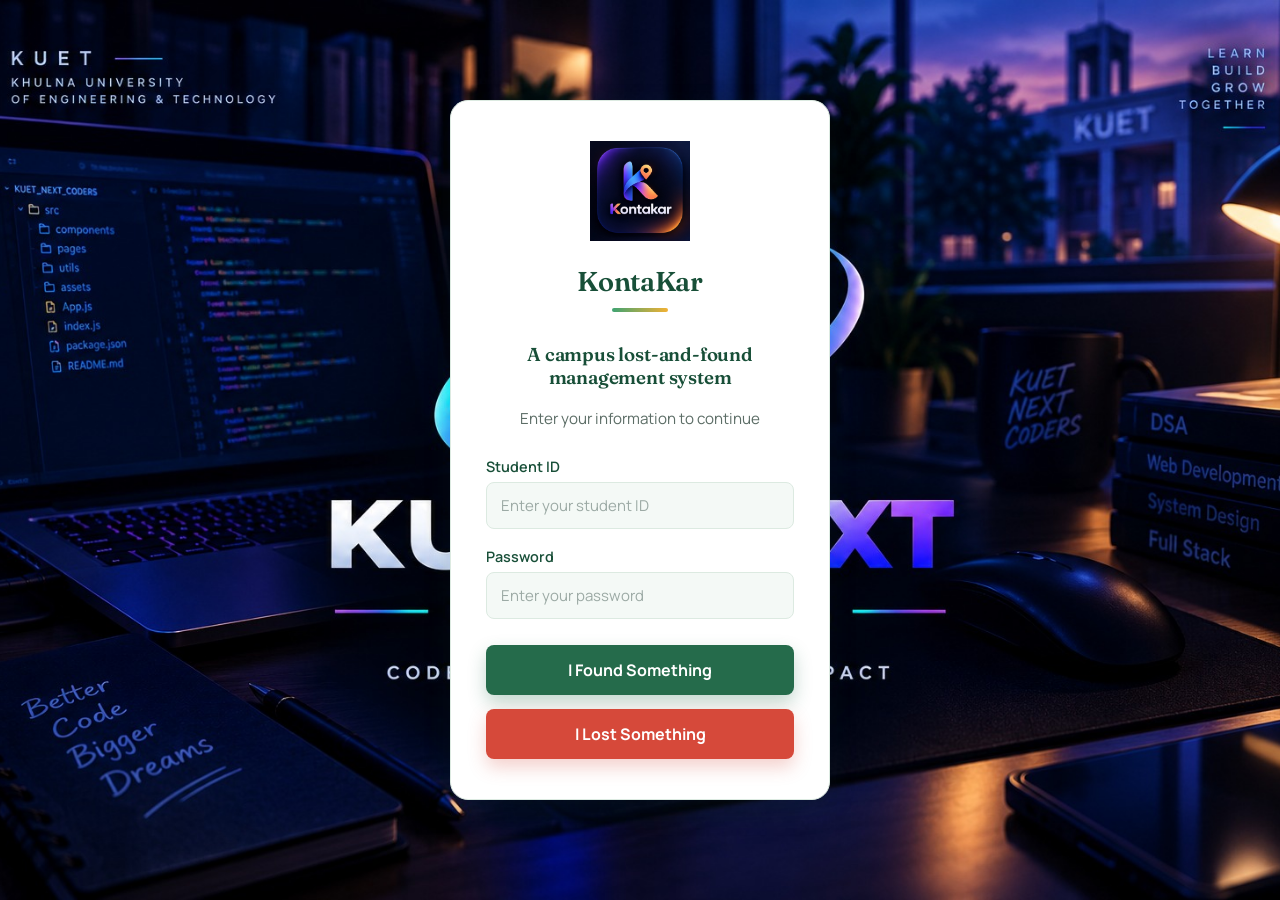
<file: app/public/index.html>
<!DOCTYPE html>
<html>
    <head>
    <meta charset="UTF-8">
    <meta name="viewport" content="width=device-width, initial-scale=1.0">
    <title>KontaKar</title>

    <!-- CSS File -->
    <link rel="stylesheet" href="css/style.css">
    
</head>

    <style>
        body {
            background-image: url("./assets/images/Background.jpeg");
            background-size: cover;
            background-position: center;
            background-repeat: no-repeat;
        }
    </style>

    
        <!-- Login Page -->
<div id="loginPage" class="page">
    <div class="login-container">

        <img src="./assets/icons/KontaKar_logo.jpeg" width="100" height="100"><br>
        <h1>KontaKar</h1>
        <h3>A campus lost-and-found management system</h3>
        <p>Enter your information to continue</p>

        <div class="input-group">
            <label for="studentId">Student ID</label>
            <input 
                type="text" 
                id="studentId" 
                placeholder="Enter your student ID"
            >
        </div>

        <div class="input-group">
            <label for="password">Password</label>
            <input 
                type="password" 
                id="password" 
                placeholder="Enter your password"
            >
        </div>

        <div class="action-buttons">
            <button class="found-btn" onclick="handleLogin('found')">
                I Found Something
            </button>

            <button class="lost-btn" onclick="handleLogin('lost')">
                I Lost Something
            </button>
        </div>
    </div>
</div>


<!-- Found Item Page -->
<div id="foundItemPage" class="page">

    <div class="form-container">

        <h1>Report Found Item</h1>
        <p>Provide details about the item you found</p>


        <!-- Item Name -->
        <div class="input-group">
            <label for="foundItemName">Item Name</label>
            <input 
                type="text" 
                id="foundItemName"
                placeholder="Example: Wallet, Phone, Bag"
            >
        </div>


        <!-- Location -->
        <div class="input-group">
            <label for="foundLocation">Location</label>
            <input 
                type="text" 
                id="foundLocation"
                placeholder="Where did you find it?"
            >
        </div>


        <!-- Contact -->
        <div class="input-group">
            <label for="foundContact">Contact Number</label>
            <input 
                type="tel" 
                id="foundContact"
                placeholder="A number the owner can reach you on"
            >
        </div>
 

        <!-- Feature 1 -->
        <div class="feature-section">

            <label>Feature 1</label>

            <div class="feature-row">
                <select id="feature1Name">
                    <option value="">Select Property</option>
                    <option value="Color">Color</option>
                    <option value="Logo">Logo</option>
                    <option value="Size">Size</option>
                    <option value="Company">Company</option>
                    <option value="Material">Material</option>
                    <option value="Model">Model</option>
                </select>

                <input 
                    type="text"
                    id="feature1Value"
                    placeholder="Enter value"
                >
            </div>

        </div>



        <!-- Feature 2 -->
        <div class="feature-section">

            <label>Feature 2</label>

            <div class="feature-row">
                <select id="feature2Name">
                    <option value="">Select Property</option>
                    <option value="Color">Color</option>
                    <option value="Logo">Logo</option>
                    <option value="Size">Size</option>
                    <option value="Company">Company</option>
                    <option value="Material">Material</option>
                    <option value="Model">Model</option>
                </select>

                <input 
                    type="text"
                    id="feature2Value"
                    placeholder="Enter value"
                >
            </div>

        </div>



        <!-- Feature 3 -->
        <div class="feature-section">

            <label>Feature 3</label>

            <div class="feature-row">
                <select id="feature3Name">
                    <option value="">Select Property</option>
                    <option value="Color">Color</option>
                    <option value="Logo">Logo</option>
                    <option value="Size">Size</option>
                    <option value="Company">Company</option>
                    <option value="Material">Material</option>
                    <option value="Model">Model</option>
                </select>

                <input 
                    type="text"
                    id="feature3Value"
                    placeholder="Enter value"
                >
            </div>

        </div>



        <!-- Submit -->
        <button class="submit-btn" onclick="submitFoundItem()">
            Submit Found Item
        </button>


    </div>

</div>


<!-- Feed Page -->
<div id="feedPage" class="page">

    <div class="feed-container">

        <h1 id="feedHeading">Found Items Feed</h1>

        <ul class="item-list" id="itemList">
            <!-- Items are loaded here from the JSON server -->
        </ul>

    </div>

</div>




<!-- Claim Verification Popup -->

<div id="claimPopup" class="popup">

    <div class="popup-content">

        <span class="close-btn" onclick="closeClaimPopup()">
            ×
        </span>


        <h2>Claim Item Verification</h2>


        <div class="input-group">

            <label>Item Name</label>

            <input 
                type="text" 
                id="claimItemName"
                readonly
            >

        </div>



        <div class="input-group">

            <label>Location</label>

            <input 
                type="text"
                id="claimLocation"
                readonly
            >

        </div>



        <h3>Verify Item Features</h3>


        <div id="featureQuestions">

            <!-- Features will be generated here -->

        </div>



        <button 
            class="submit-btn"
            onclick="verifyClaim()">

            Verify

        </button>


    </div>

</div>


<!-- Respond Popup (Found flow) -->

<div id="respondPopup" class="popup">

    <div class="popup-content">

        <span class="close-btn" onclick="closeRespondPopup()">
            ×
        </span>


        <h2>Item Details</h2>


        <div class="input-group">

            <label>Item Name</label>

            <input 
                type="text" 
                id="respondItemName"
                readonly
            >

        </div>



        <div class="input-group">

            <label>Location</label>

            <input 
                type="text"
                id="respondLocation"
                readonly
            >

        </div>



        <h3>Features</h3>

        <ul id="respondFeatureList"></ul>



        <div class="contact-info">

            <p>Contact number of the person who reported losing this item:</p>

            <p><strong id="respondContactNumber"></strong></p>

        </div>


    </div>

</div>

    <script type="module" src="js/app.js"></script>

    </body>
</html>
</file>
<file: app/public/css/style.css>
/* =========================================================
   KontaKar — stylesheet
   Palette: campus green + sunlit gold, on a bright mint-paper base
   Type: Fraunces (headings) + Manrope (UI / body)
   ========================================================= */

@import url('https://fonts.googleapis.com/css2?family=Fraunces:opsz,wght@9..144,500;9..144,600;9..144,700&family=Manrope:wght@400;500;600;700;800&display=swap');

:root {

    /* Color */
    --color-bg: #F4F9F6;
    --color-bg-soft: #E9F3EC;
    --color-surface: #FFFFFF;

    --color-primary: #256B4B;
    --color-primary-light: #3FA372;
    --color-primary-dark: #184F38;

    --color-accent: #F2B134;
    --color-accent-soft: #FCE8B8;

    --color-lost: #D6493A;
    --color-lost-dark: #B93A2D;
    --color-lost-soft: #F8DAD5;

    --color-ink: #1E2A26;
    --color-muted: #5C6D66;
    --color-border: #DCEAE1;

    --color-success-bg: #DFF5E6;
    --color-success-text: #1C6B41;
    --color-error-bg: #FBE2DE;
    --color-error-text: #96311F;

    /* Type */
    --font-heading: "Fraunces", Georgia, serif;
    --font-body: "Manrope", -apple-system, BlinkMacSystemFont, "Segoe UI", sans-serif;

    /* Shape & motion */
    --radius-lg: 18px;
    --radius-md: 12px;
    --radius-sm: 8px;
    --shadow-soft: 0 10px 30px rgba(30, 90, 64, 0.10);
    --shadow-lift: 0 14px 34px rgba(30, 90, 64, 0.16);
    --ease: cubic-bezier(0.22, 1, 0.36, 1);
}

* {
    box-sizing: border-box;
}

html, body {
    margin: 0;
    padding: 0;
}

body {
    font-family: var(--font-body);
    color: var(--color-ink);
    background:
        radial-gradient(1100px 620px at 12% -8%, #EFFBF3 0%, transparent 55%),
        radial-gradient(900px 700px at 100% 0%, #FDF6E3 0%, transparent 45%),
        var(--color-bg);
    background-attachment: fixed;
    -webkit-font-smoothing: antialiased;
}

h1, h2, h3 {
    font-family: var(--font-heading);
    font-weight: 600;
    color: var(--color-primary-dark);
    letter-spacing: -0.01em;
}

@media (prefers-reduced-motion: reduce) {
    *, *::before, *::after {
        animation-duration: 0.001ms !important;
        transition-duration: 0.001ms !important;
    }
}

/* Focus visibility (accessibility floor) */
a:focus-visible,
button:focus-visible,
input:focus-visible,
select:focus-visible {
    outline: 3px solid var(--color-accent);
    outline-offset: 2px;
}


/* =========================================================
   Shared animations
   ========================================================= */

@keyframes riseIn {
    from { opacity: 0; transform: translateY(14px); }
    to   { opacity: 1; transform: translateY(0); }
}

@keyframes popupFade {
    from { opacity: 0; }
    to   { opacity: 1; }
}

@keyframes popupScaleIn {
    from { opacity: 0; transform: translateY(10px) scale(0.96); }
    to   { opacity: 1; transform: translateY(0) scale(1); }
}


/* =========================================================
   Page shell
   ========================================================= */

.page {
    display: none;
    min-height: 100vh;
    padding: 40px 20px;
}

#loginPage {
    display: flex;
    justify-content: center;
    align-items: center;
    font-family: var(--font-body);
}


/* =========================================================
   Login Page
   ========================================================= */

.login-container {
    width: 100%;
    max-width: 380px;
    background: var(--color-surface);
    padding: 40px 35px;
    border-radius: var(--radius-lg);
    box-shadow: var(--shadow-soft);
    text-align: center;
    border: 1px solid var(--color-border);
    animation: riseIn 0.5s var(--ease);
}

.login-container h1 {
    margin-bottom: 12px;
    font-size: 1.7rem;
    position: relative;
    display: inline-block;
}

.login-container h1::after {
    content: "";
    display: block;
    width: 56px;
    height: 4px;
    margin: 10px auto 0;
    border-radius: 4px;
    background: linear-gradient(90deg, var(--color-primary-light), var(--color-accent));
}

.login-container p {
    color: var(--color-muted);
    margin-bottom: 28px;
    font-size: 0.95rem;
}

.input-group {
    text-align: left;
    margin-bottom: 18px;
}

.input-group label {
    display: block;
    margin-bottom: 6px;
    font-weight: 600;
    font-size: 0.9rem;
    color: var(--color-primary-dark);
}

.input-group input {
    width: 100%;
    padding: 12px 14px;
    border: 1.5px solid var(--color-border);
    border-radius: var(--radius-sm);
    font-size: 15px;
    font-family: var(--font-body);
    color: var(--color-ink);
    background: var(--color-bg);
    transition: border-color 0.2s var(--ease), box-shadow 0.2s var(--ease), background 0.2s var(--ease);
}

.input-group input::placeholder {
    color: #9CAAA5;
}

.input-group input:focus {
    outline: none;
    border-color: var(--color-primary-light);
    background: var(--color-surface);
    box-shadow: 0 0 0 4px rgba(63, 163, 114, 0.15);
}

.input-group input[readonly] {
    background: var(--color-bg-soft);
    color: var(--color-muted);
}

.action-buttons {
    display: flex;
    flex-direction: column;
    gap: 14px;
    margin-top: 26px;
}

.action-buttons button {
    padding: 14px;
    border: none;
    border-radius: var(--radius-sm);
    font-size: 16px;
    font-family: var(--font-body);
    font-weight: 700;
    cursor: pointer;
    transition: transform 0.2s var(--ease), box-shadow 0.2s var(--ease), background 0.2s var(--ease);
}

.action-buttons button:hover {
    transform: translateY(-2px);
}

.action-buttons button:active {
    transform: translateY(0);
}

.found-btn {
    background: var(--color-primary);
    color: white;
    box-shadow: 0 8px 18px rgba(37, 107, 75, 0.28);
}

.found-btn:hover {
    background: var(--color-primary-dark);
    box-shadow: 0 10px 22px rgba(37, 107, 75, 0.36);
}

.lost-btn {
    background: var(--color-lost);
    color: white;
    box-shadow: 0 8px 18px rgba(214, 73, 58, 0.26);
}

.lost-btn:hover {
    background: var(--color-lost-dark);
    box-shadow: 0 10px 22px rgba(214, 73, 58, 0.34);
}


/* =========================================================
   Common Form Style (Found Item page + shared)
   ========================================================= */

.form-container {
    width: 100%;
    max-width: 460px;
    background: var(--color-surface);
    padding: 38px 35px;
    border-radius: var(--radius-lg);
    box-shadow: var(--shadow-soft);
    margin: auto;
    border: 1px solid var(--color-border);
    animation: riseIn 0.5s var(--ease);
}

.form-container h1 {
    text-align: center;
    font-size: 1.6rem;
    position: relative;
}

.form-container h1::after {
    content: "";
    display: block;
    width: 56px;
    height: 4px;
    margin: 10px auto 0;
    border-radius: 4px;
    background: linear-gradient(90deg, var(--color-primary-light), var(--color-accent));
}

.form-container p {
    text-align: center;
    color: var(--color-muted);
    margin-bottom: 28px;
    font-size: 0.95rem;
}


.feature-section {
    margin-bottom: 18px;
}


.feature-section label {
    display: block;
    font-weight: 600;
    margin-bottom: 8px;
    font-size: 0.9rem;
    color: var(--color-primary-dark);
}


.feature-row {
    display: flex;
    gap: 10px;
}


.feature-row select {
    width: 45%;
    padding: 11px;
    border-radius: var(--radius-sm);
    border: 1.5px solid var(--color-border);
    font-family: var(--font-body);
    background: var(--color-bg);
    color: var(--color-ink);
    transition: border-color 0.2s var(--ease);
}

.feature-row select:focus {
    outline: none;
    border-color: var(--color-primary-light);
}


.feature-row input {
    width: 55%;
    padding: 11px 14px;
    border-radius: var(--radius-sm);
    border: 1.5px solid var(--color-border);
    font-family: var(--font-body);
    background: var(--color-bg);
    color: var(--color-ink);
    transition: border-color 0.2s var(--ease), box-shadow 0.2s var(--ease);
}

.feature-row input:focus {
    outline: none;
    border-color: var(--color-primary-light);
    box-shadow: 0 0 0 4px rgba(63, 163, 114, 0.15);
}


.submit-btn {
    width: 100%;
    padding: 14px;
    background: var(--color-primary);
    color: white;
    border: none;
    border-radius: var(--radius-sm);
    font-size: 16px;
    font-family: var(--font-body);
    font-weight: 700;
    cursor: pointer;
    box-shadow: 0 8px 18px rgba(37, 107, 75, 0.24);
    transition: background 0.2s var(--ease), transform 0.2s var(--ease), box-shadow 0.2s var(--ease);
}

.submit-btn:hover {
    background: var(--color-primary-dark);
    transform: translateY(-2px);
    box-shadow: 0 10px 22px rgba(37, 107, 75, 0.32);
}

.submit-btn:active {
    transform: translateY(0);
}

/* =========================================================
   Feed Page
   ========================================================= */

.feed-container {
    width: 100%;
    max-width: 640px;
    margin: auto;
    background: var(--color-surface);
    padding: 32px 30px;
    border-radius: var(--radius-lg);
    box-shadow: var(--shadow-soft);
    border: 1px solid var(--color-border);
    animation: riseIn 0.5s var(--ease);
}

.feed-container h1 {
    text-align: center;
    font-size: 1.7rem;
    position: relative;
    margin-bottom: 40px;
}

.feed-container h1::after {
    content: "";
    display: block;
    width: 56px;
    height: 4px;
    margin: 12px auto 0;
    border-radius: 4px;
    background: linear-gradient(90deg, var(--color-primary-light), var(--color-accent));
}


.item-list {
    list-style-type: none;
    padding: 0;
    margin: 0;
}


.item-card {
    background: var(--color-surface);
    padding: 22px 24px;
    margin-bottom: 18px;
    border-radius: var(--radius-md);
    border: 1px solid var(--color-border);
    border-left: 4px solid var(--color-primary-light);
    box-shadow: var(--shadow-soft);
    transition: transform 0.25s var(--ease), box-shadow 0.25s var(--ease);
}

.item-card:hover {
    transform: translateY(-3px);
    box-shadow: var(--shadow-lift);
}


.item-card h2 {
    color: var(--color-primary-dark);
    font-size: 1.2rem;
    margin: 0 0 8px;
}

.item-card p {
    color: var(--color-muted);
    margin: 0 0 14px;
    font-size: 0.95rem;
}

.item-card p strong {
    color: var(--color-ink);
}


.item-card button {
    background: var(--color-primary);
    color: white;
    border: none;
    padding: 10px 22px;
    border-radius: var(--radius-sm);
    cursor: pointer;
    font-family: var(--font-body);
    font-weight: 700;
    transition: background 0.2s var(--ease), transform 0.2s var(--ease);
}

.item-card button:hover {
    background: var(--color-primary-dark);
    transform: translateY(-2px);
}


.item-details {
    display: none;
    margin-top: 15px;
    background: var(--color-bg-soft);
    padding: 16px 18px;
    border-radius: var(--radius-sm);
}


.item-details ul {
    padding-left: 20px;
    margin: 0;
    color: var(--color-ink);
}

.item-details li {
    margin-bottom: 4px;
}


/* =========================================================
   Popups (Claim + Respond)
   ========================================================= */

.popup {
    display: none;
    position: fixed;
    top: 0;
    left: 0;
    width: 100%;
    height: 100%;
    background: rgba(20, 40, 32, 0.45);
    justify-content: center;
    align-items: center;
    padding: 20px;
    animation: popupFade 0.25s var(--ease);
}


.popup-content {
    background: var(--color-surface);
    width: 100%;
    max-width: 450px;
    max-height: 88vh;
    overflow-y: auto;
    padding: 32px;
    border-radius: var(--radius-lg);
    position: relative;
    box-shadow: 0 24px 60px rgba(20, 40, 32, 0.28);
    animation: popupScaleIn 0.3s var(--ease);
}

.popup-content h2 {
    font-size: 1.4rem;
    margin-top: 0;
    margin-bottom: 6px;
}

.popup-content h3 {
    font-size: 1.05rem;
    color: var(--color-primary-dark);
    margin-top: 24px;
    margin-bottom: 12px;
}


.close-btn {
    position: absolute;
    right: 20px;
    top: 16px;
    font-size: 25px;
    line-height: 1;
    color: var(--color-muted);
    cursor: pointer;
    transition: color 0.2s var(--ease), transform 0.2s var(--ease);
}

.close-btn:hover {
    color: var(--color-lost);
    transform: rotate(90deg);
}


#featureQuestions .input-group {
    margin-bottom: 15px;
}

#respondFeatureList {
    list-style: none;
    padding: 0;
    margin: 0 0 6px;
    background: var(--color-bg-soft);
    border-radius: var(--radius-sm);
}

#respondFeatureList li {
    padding: 10px 14px;
    color: var(--color-ink);
    font-size: 0.95rem;
    border-bottom: 1px solid var(--color-border);
}

#respondFeatureList li:last-child {
    border-bottom: none;
}

.contact-info {
    margin-top: 20px;
    padding: 16px 18px;
    background: var(--color-accent-soft);
    border-radius: var(--radius-sm);
    border: 1px solid var(--color-accent);
}

.contact-info p {
    margin: 0;
    color: var(--color-ink);
    font-size: 0.95rem;
}

.contact-info p:first-child {
    color: var(--color-primary-dark);
    font-weight: 600;
    margin-bottom: 6px;
}

.contact-info strong {
    font-size: 1.15rem;
    color: var(--color-primary-dark);
    font-family: var(--font-heading);
}

.success-message {
    background: var(--color-success-bg);
    color: var(--color-success-text);
    padding: 18px;
    border-radius: var(--radius-sm);
    margin-top: 15px;
    animation: riseIn 0.3s var(--ease);
}

.success-message h3 {
    margin-top: 0;
    color: var(--color-success-text);
}

.success-message strong {
    font-family: var(--font-heading);
    font-size: 1.1rem;
}


.error-message {
    background: var(--color-error-bg);
    color: var(--color-error-text);
    padding: 18px;
    border-radius: var(--radius-sm);
    margin-top: 15px;
    animation: riseIn 0.3s var(--ease);
}

.error-message h3 {
    margin-top: 0;
    color: var(--color-error-text);
}

.input-group select {
    width: 100%;
    padding: 12px 14px;
    border: 1.5px solid var(--color-border);
    border-radius: var(--radius-sm);
    font-size: 15px;
    font-family: var(--font-body);
    background: var(--color-bg);
    color: var(--color-ink);
    transition: border-color 0.2s var(--ease);
}

.input-group select:focus {
    outline: none;
    border-color: var(--color-primary-light);
}

.action-btn {
    background: var(--color-primary);
    color: white;
    border: none;
    padding: 10px 25px;
    border-radius: var(--radius-sm);
    cursor: pointer;
    font-size: 16px;
    font-family: var(--font-body);
    font-weight: 700;
    transition: background 0.2s var(--ease), transform 0.2s var(--ease), box-shadow 0.2s var(--ease);
}


.action-btn:hover {
    background: var(--color-primary-dark);
    transform: translateY(-2px);
    box-shadow: 0 8px 18px rgba(37, 107, 75, 0.28);
}


/* =========================================================
   Responsive
   ========================================================= */

@media (max-width: 520px) {

    .page {
        padding: 24px 16px;
    }

    .login-container,
    .form-container {
        padding: 28px 22px;
    }

    .popup-content {
        padding: 24px 20px;
    }

    .feature-row {
        flex-direction: column;
    }

    .feature-row select,
    .feature-row input {
        width: 100%;
    }

    .item-card {
        padding: 18px;
    }
}
</file>
